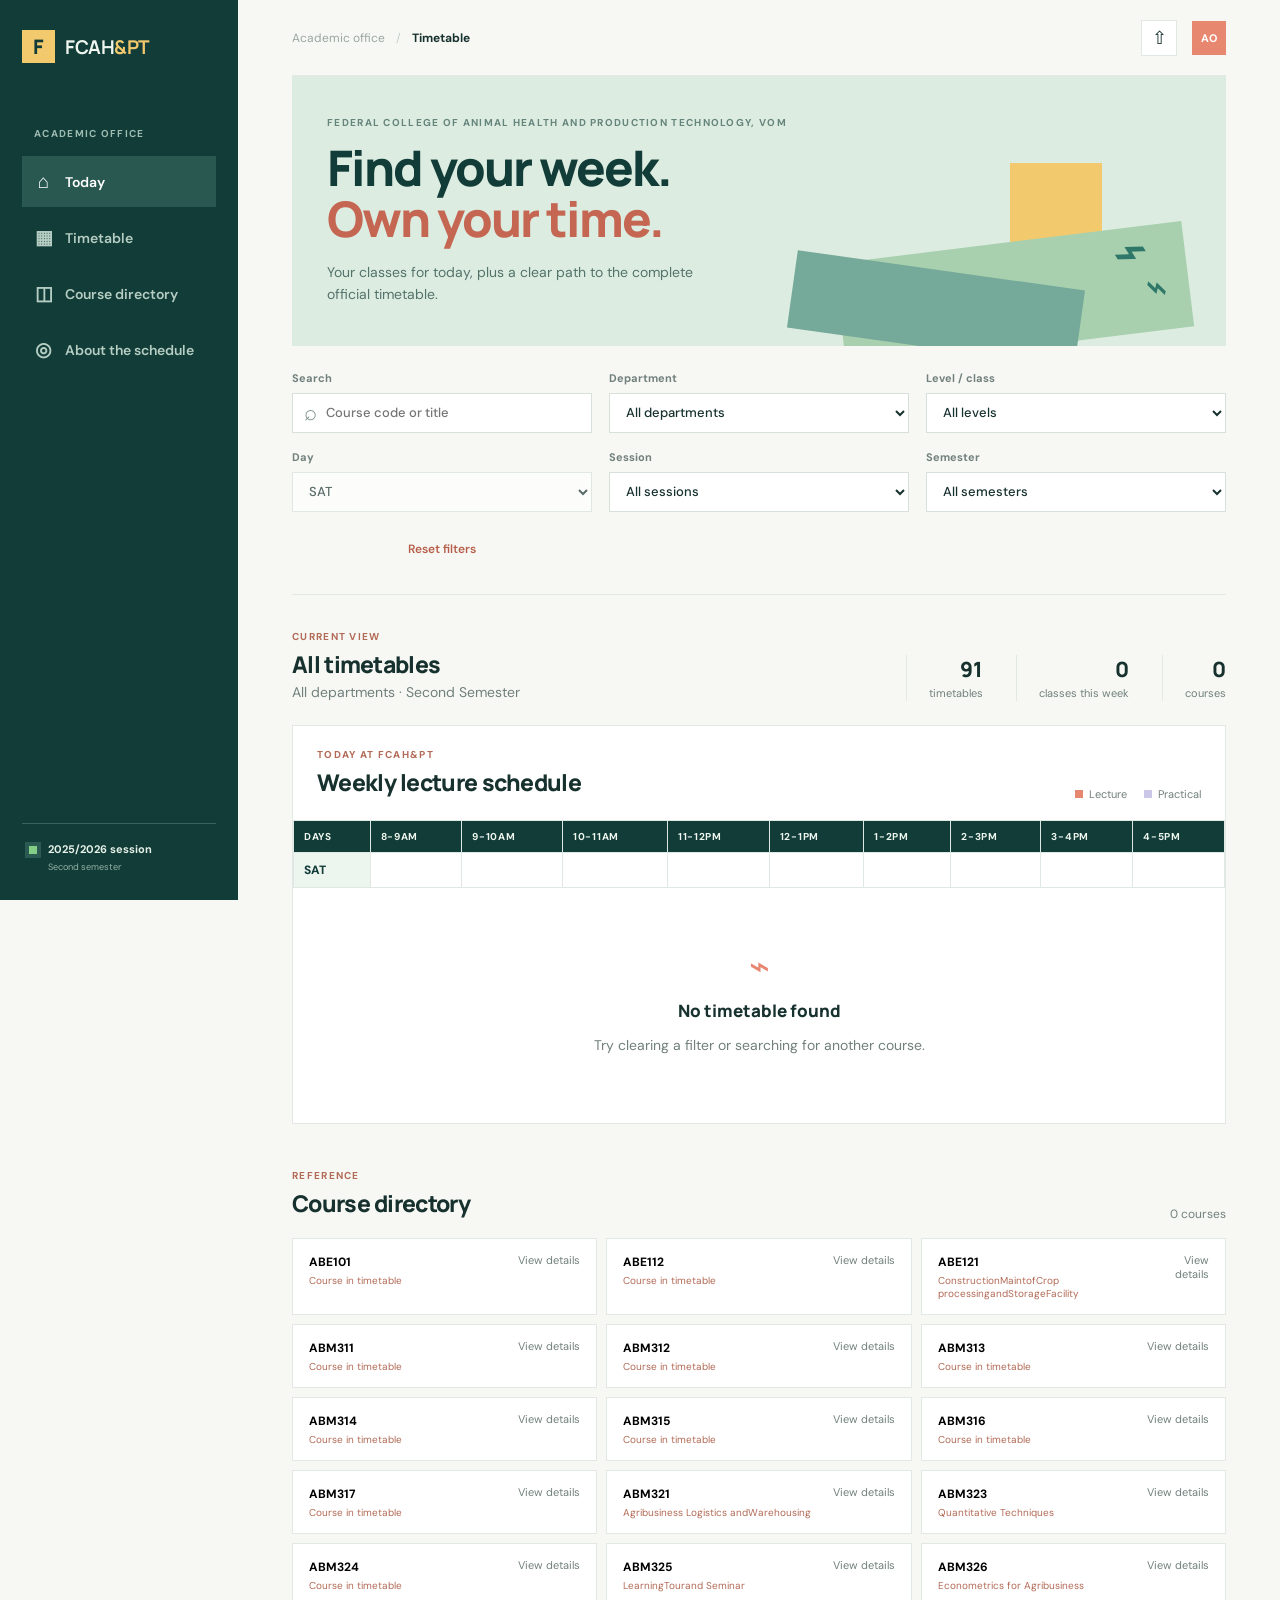
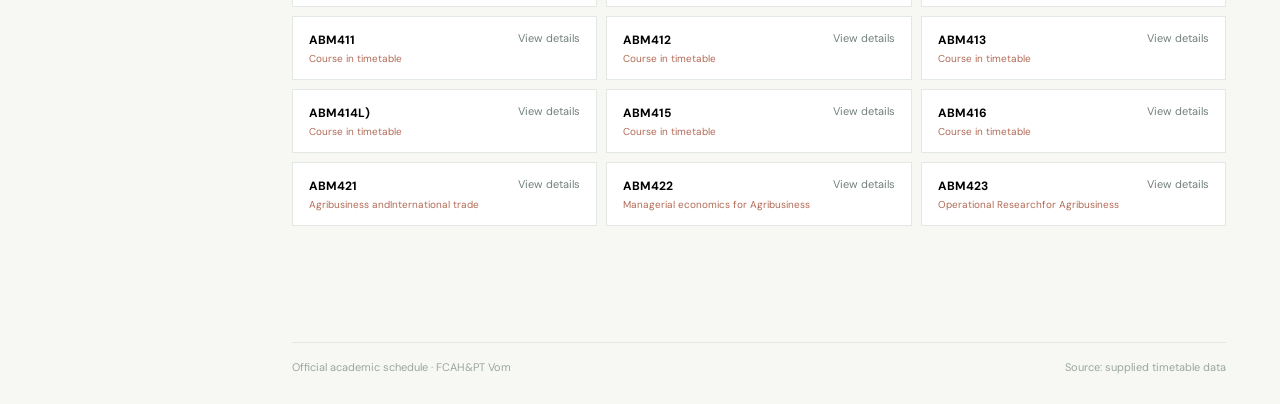
<file: index.html>
<!doctype html>
<html lang="en">
<head>
  <meta charset="utf-8">
  <meta name="viewport" content="width=device-width, initial-scale=1">
  <meta name="theme-color" content="#123c37">
  <link rel="manifest" href="manifest.webmanifest">
  <title>FCAH&PT | Academic Timetable</title>
  <link rel="preconnect" href="https://fonts.googleapis.com">
  <link rel="preconnect" href="https://fonts.gstatic.com" crossorigin>
  <link href="https://fonts.googleapis.com/css2?family=DM+Sans:wght@400;500;600;700&family=Manrope:wght@700;800&display=swap" rel="stylesheet">
  <link rel="stylesheet" href="styles.css">
</head>
<body>
  <div class="app-shell">
    <aside class="sidebar">
      <div class="brand-mark"><span>F</span><strong>FCAH<span>&PT</span></strong></div>
      <p class="sidebar-label">Academic office</p>
      <nav class="side-nav" aria-label="Main navigation">
        <a class="active" href="index.html"><span class="nav-icon">⌂</span> Today</a>
        <a href="timetable.html"><span class="nav-icon">▦</span> Timetable</a>
        <a href="courses.html"><span class="nav-icon">◫</span> Course directory</a>
        <a href="about.html"><span class="nav-icon">◎</span> About the schedule</a>
      </nav>
      <div class="sidebar-foot">
        <div class="status-dot"></div>
        <div><strong>2025/2026 session</strong><small>Second semester</small></div>
      </div>
    </aside>

    <main class="main-content">
      <header class="topbar">
        <div class="breadcrumb"><span>Academic office</span><b>/</b><strong>Timetable</strong></div>
        <div class="top-actions"><button class="icon-button" id="printButton" aria-label="Print timetable" title="Print timetable">⇧</button><div class="avatar">AO</div></div>
      </header>

      <section class="hero" id="about">
        <div>
          <p class="eyebrow">Federal College of Animal Health and Production Technology, Vom</p>
          <h1>Find your week.<br><em>Own your time.</em></h1>
          <p class="hero-copy">Your classes for today, plus a clear path to the complete official timetable.</p>
        </div>
        <div class="hero-art" aria-hidden="true"><div class="sun"></div><div class="hill hill-one"></div><div class="hill hill-two"></div><div class="leaf leaf-one">⌁</div><div class="leaf leaf-two">⌁</div></div>
      </section>

      <section class="toolbar" aria-label="Timetable filters">
        <div class="filter search-filter"><label for="search">Search</label><div class="search-wrap"><span>⌕</span><input id="search" type="search" placeholder="Course code or title"></div></div>
        <div class="filter"><label for="department">Department</label><select id="department"><option value="all">All departments</option></select></div>
        <div class="filter"><label for="level">Level / class</label><select id="level"><option value="all">All levels</option></select></div>
        <div class="filter"><label for="dayFilter">Day</label><select id="dayFilter"><option value="all">All days</option></select></div>
        <div class="filter"><label for="sessionFilter">Session</label><select id="sessionFilter"><option value="all">All sessions</option><option value="lecture">Lectures</option><option value="practical">Practicals</option></select></div>
        <div class="filter"><label for="semesterFilter">Semester</label><select id="semesterFilter"><option value="all">All semesters</option></select></div>
        <button class="reset-button" id="resetButton">Reset filters</button>
      </section>

      <section class="summary-row">
        <div><p class="section-kicker">Current view</p><h2 id="viewTitle">All timetables</h2><p id="viewSubtitle">Loading your schedule...</p></div>
        <div class="stats"><div><strong id="pageCount">0</strong><span>timetables</span></div><div><strong id="classCount">0</strong><span>classes this week</span></div><div><strong id="courseCount">0</strong><span>courses</span></div></div>
      </section>

      <section class="schedule-panel" id="schedule">
        <div class="panel-heading"><div><p class="section-kicker">Today at FCAH&PT</p><h2 id="scheduleHeading">Your classes today</h2></div><div class="legend"><span><i class="legend-dot"></i> Lecture</span><span><i class="legend-dot practical"></i> Practical</span></div></div>
        <div class="table-scroll"><div class="schedule-grid" id="scheduleGrid"></div></div>
        <div class="empty-state" id="emptyState" hidden><span>⌁</span><h3>No timetable found</h3><p>Try clearing a filter or searching for another course.</p></div>
      </section>

      <section class="courses-section" id="courses"><div class="section-heading"><div><p class="section-kicker">Reference</p><h2>Course directory</h2></div><span id="directoryCount">0 courses</span></div><div class="course-list" id="courseList"></div></section>
        <div class="pagination" id="pagination" aria-label="Today cards pagination"></div>
      <footer><span>Official academic schedule · FCAH&PT Vom</span><span id="updatedText">Source: supplied timetable data</span></footer>
    </main>
  </div>
  <div class="modal-backdrop" id="detailsModal" hidden>
    <section class="details-modal" role="dialog" aria-modal="true" aria-labelledby="detailsTitle">
      <button class="modal-close" id="closeDetails" aria-label="Close details">×</button>
      <p class="section-kicker">Class details</p>
      <h2 id="detailsTitle">Course details</h2>
      <p class="modal-course-title" id="detailsCourseTitle"></p>
      <div class="details-grid" id="detailsGrid"></div>
      <div class="details-note" id="detailsNote"></div>
    </section>
  </div>
  <script src="app.js"></script>
</body>
</html>
</file>
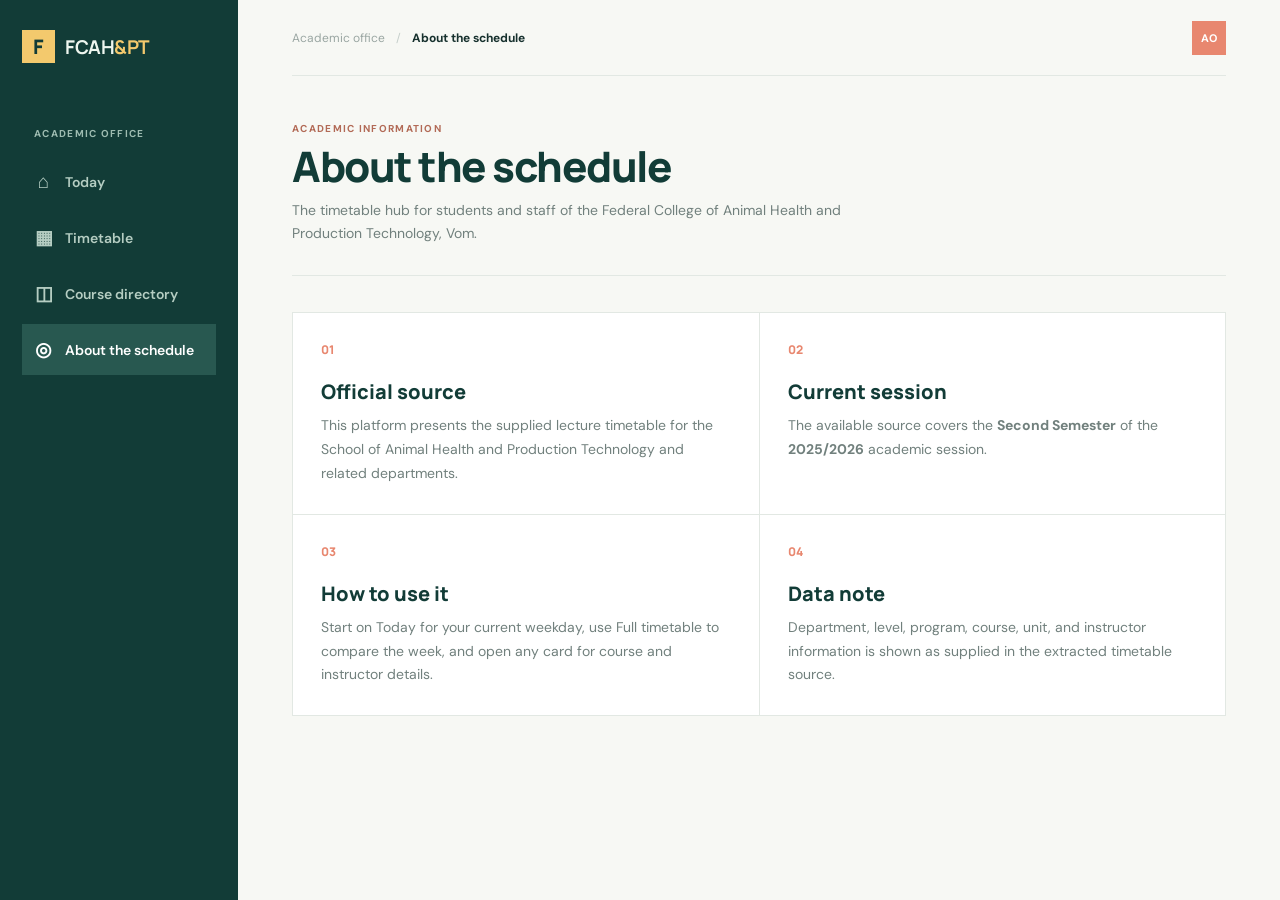
<file: about.html>
<script src="app.js?v=2" defer></script>
<!doctype html><html lang="en"><head><meta charset="utf-8"><meta name="viewport" content="width=device-width, initial-scale=1"><title>FCAH&PT | About the Schedule</title><link rel="stylesheet" href="styles.css"><link href="https://fonts.googleapis.com/css2?family=DM+Sans:wght@400;500;600;700&family=Manrope:wght@700;800&display=swap" rel="stylesheet"></head><body data-page="about"><div class="app-shell"><aside class="sidebar"><div class="brand-mark"><span>F</span><strong>FCAH<span>&PT</span></strong></div><p class="sidebar-label">Academic office</p><nav class="side-nav"><a href="index.html"><span class="nav-icon">⌂</span> Today</a><a href="timetable.html"><span class="nav-icon">▦</span> Timetable</a><a href="courses.html"><span class="nav-icon">◫</span> Course directory</a><a class="active" href="about.html"><span class="nav-icon">◎</span> About the schedule</a></nav></aside><main class="main-content"><header class="topbar"><div class="breadcrumb"><span>Academic office</span><b>/</b><strong>About the schedule</strong></div><div class="avatar">AO</div></header><section class="page-intro"><p class="section-kicker">Academic information</p><h1>About the schedule</h1><p>The timetable hub for students and staff of the Federal College of Animal Health and Production Technology, Vom.</p></section><section class="about-grid"><article><span class="about-number">01</span><h2>Official source</h2><p>This platform presents the supplied lecture timetable for the School of Animal Health and Production Technology and related departments.</p></article><article><span class="about-number">02</span><h2>Current session</h2><p>The available source covers the <strong>Second Semester</strong> of the <strong>2025/2026</strong> academic session.</p></article><article><span class="about-number">03</span><h2>How to use it</h2><p>Start on Today for your current weekday, use Full timetable to compare the week, and open any card for course and instructor details.</p></article><article><span class="about-number">04</span><h2>Data note</h2><p>Department, level, program, course, unit, and instructor information is shown as supplied in the extracted timetable source.</p></article></section></main></div></body></html>
</file>
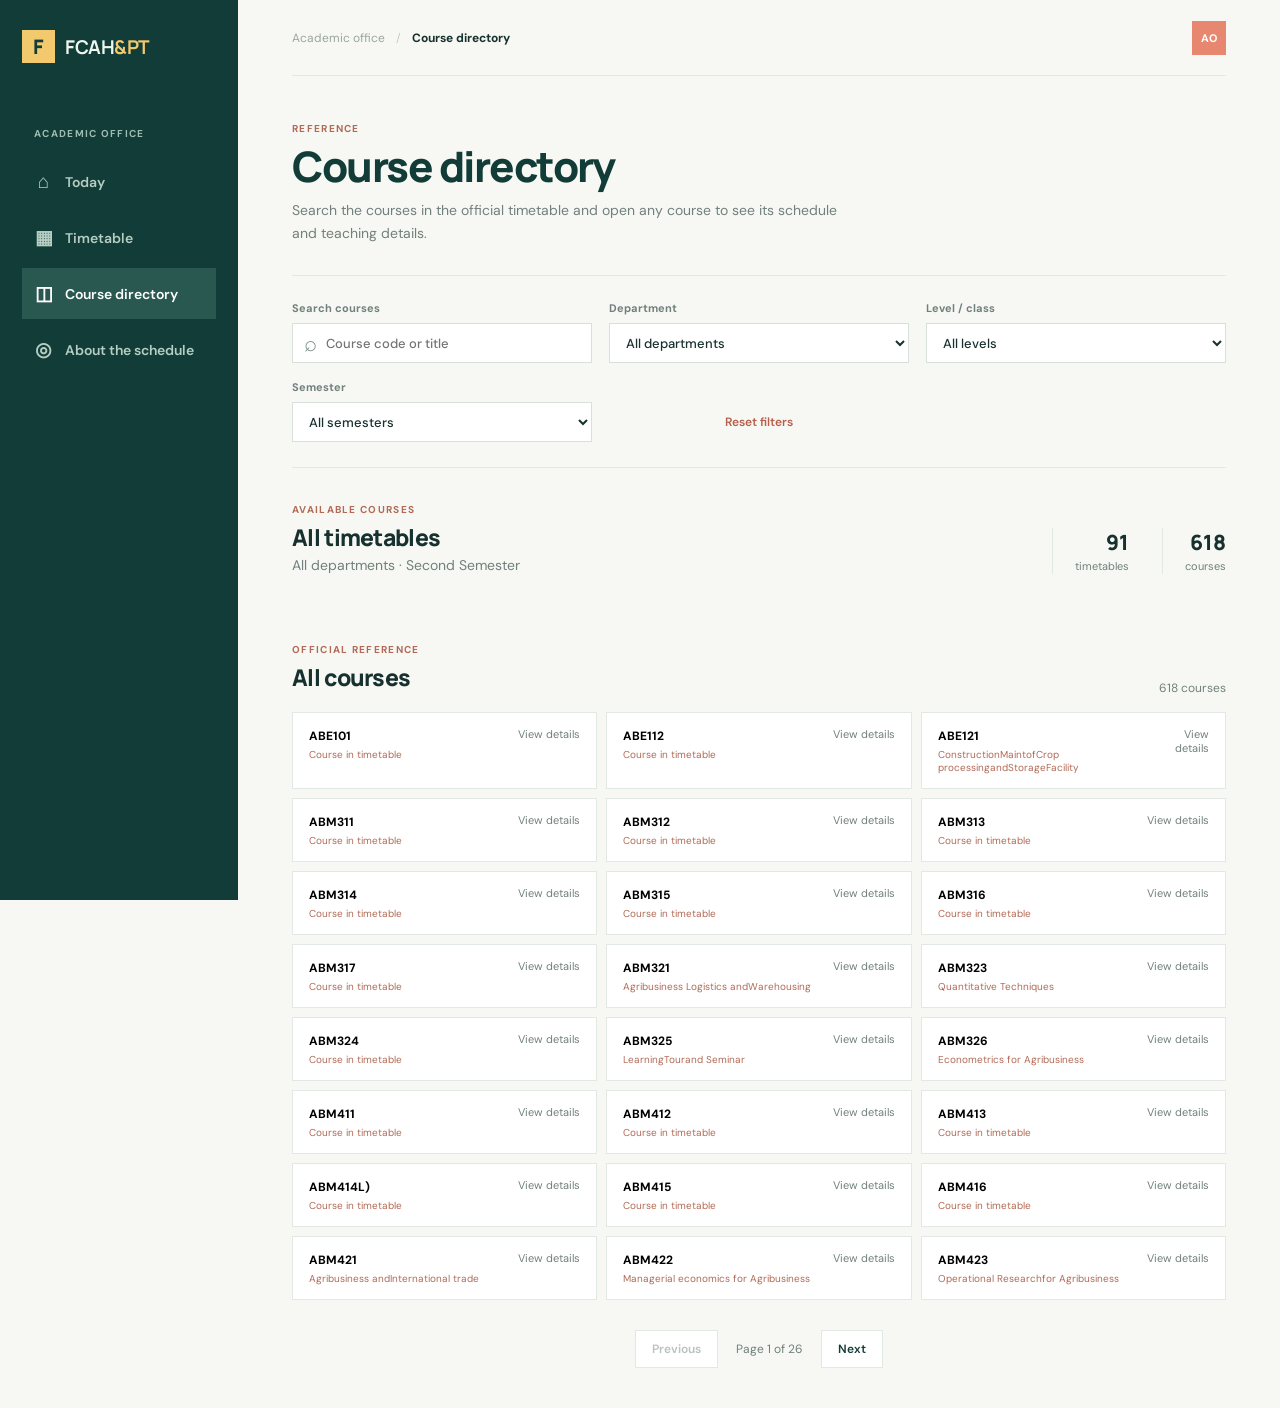
<file: courses.html>
<!doctype html><html lang="en"><head><meta charset="utf-8"><meta name="viewport" content="width=device-width, initial-scale=1"><title>FCAH&PT | Course Directory</title><link rel="stylesheet" href="styles.css"><link href="https://fonts.googleapis.com/css2?family=DM+Sans:wght@400;500;600;700&family=Manrope:wght@700;800&display=swap" rel="stylesheet"></head><body data-page="courses"><div class="app-shell"><aside class="sidebar"><div class="brand-mark"><span>F</span><strong>FCAH<span>&PT</span></strong></div><p class="sidebar-label">Academic office</p><nav class="side-nav"><a href="index.html"><span class="nav-icon">⌂</span> Today</a><a href="timetable.html"><span class="nav-icon">▦</span> Timetable</a><a class="active" href="courses.html"><span class="nav-icon">◫</span> Course directory</a><a href="about.html"><span class="nav-icon">◎</span> About the schedule</a></nav></aside><main class="main-content"><header class="topbar"><div class="breadcrumb"><span>Academic office</span><b>/</b><strong>Course directory</strong></div><div class="avatar">AO</div></header><section class="page-intro"><p class="section-kicker">Reference</p><h1>Course directory</h1><p>Search the courses in the official timetable and open any course to see its schedule and teaching details.</p></section><section class="toolbar"><div class="filter search-filter"><label for="search">Search courses</label><div class="search-wrap"><span>⌕</span><input id="search" type="search" placeholder="Course code or title"></div></div><div class="filter"><label for="department">Department</label><select id="department"><option value="all">All departments</option></select></div><div class="filter"><label for="level">Level / class</label><select id="level"><option value="all">All levels</option></select></div><div class="filter"><label for="semesterFilter">Semester</label><select id="semesterFilter"><option value="all">All semesters</option></select></div><button class="reset-button" id="resetButton">Reset filters</button></section><section class="summary-row"><div><p class="section-kicker">Available courses</p><h2 id="viewTitle">Course directory</h2><p id="viewSubtitle">Loading...</p></div><div class="stats"><div><strong id="pageCount">0</strong><span>timetables</span></div><div><strong id="courseCount">0</strong><span>courses</span></div></div></section><section class="courses-section"><div class="section-heading"><div><p class="section-kicker">Official reference</p><h2>All courses</h2></div><span id="directoryCount">0 courses</span></div><div class="course-list" id="courseList"></div></section><div class="modal-backdrop" id="detailsModal" hidden><section class="details-modal" role="dialog" aria-modal="true" aria-labelledby="detailsTitle"><button class="modal-close" id="closeDetails" aria-label="Close details">×</button><p class="section-kicker">Course details</p><h2 id="detailsTitle">Course details</h2><p class="modal-course-title" id="detailsCourseTitle"></p><div class="details-grid" id="detailsGrid"></div><div class="details-note" id="detailsNote"></div></section></div></main></div><script src="app.js"></script></body></html>
</file>
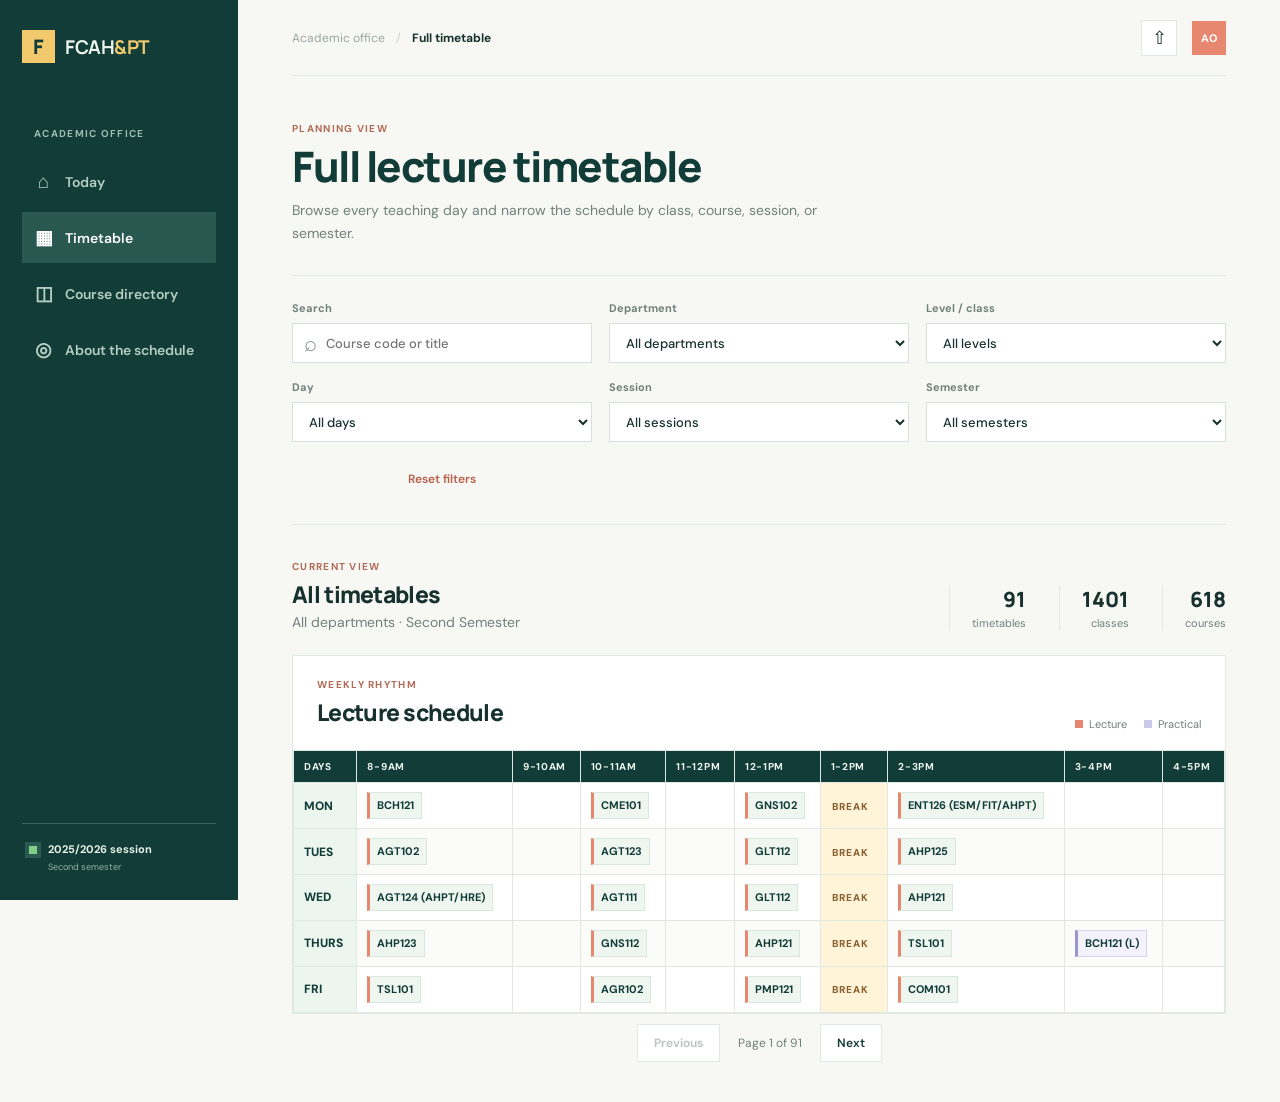
<file: timetable.html>
<!doctype html>
<html lang="en"><head><meta charset="utf-8"><meta name="viewport" content="width=device-width, initial-scale=1"><title>FCAH&PT | Full Timetable</title><link rel="stylesheet" href="styles.css"><link rel="preconnect" href="https://fonts.googleapis.com"><link href="https://fonts.googleapis.com/css2?family=DM+Sans:wght@400;500;600;700&family=Manrope:wght@700;800&display=swap" rel="stylesheet"></head>
<body data-page="timetable"><div class="app-shell"><aside class="sidebar"><div class="brand-mark"><span>F</span><strong>FCAH<span>&PT</span></strong></div><p class="sidebar-label">Academic office</p><nav class="side-nav"><a href="index.html"><span class="nav-icon">⌂</span> Today</a><a class="active" href="timetable.html"><span class="nav-icon">▦</span> Timetable</a><a href="courses.html"><span class="nav-icon">◫</span> Course directory</a><a href="about.html"><span class="nav-icon">◎</span> About the schedule</a></nav><div class="sidebar-foot"><div class="status-dot"></div><div><strong>2025/2026 session</strong><small>Second semester</small></div></div></aside><main class="main-content"><header class="topbar"><div class="breadcrumb"><span>Academic office</span><b>/</b><strong>Full timetable</strong></div><div class="top-actions"><button class="icon-button" id="printButton" aria-label="Print timetable">⇧</button><div class="avatar">AO</div></div></header><section class="page-intro"><p class="section-kicker">Planning view</p><h1>Full lecture timetable</h1><p>Browse every teaching day and narrow the schedule by class, course, session, or semester.</p></section><section class="toolbar"><div class="filter search-filter"><label for="search">Search</label><div class="search-wrap"><span>⌕</span><input id="search" type="search" placeholder="Course code or title"></div></div><div class="filter"><label for="department">Department</label><select id="department"><option value="all">All departments</option></select></div><div class="filter"><label for="level">Level / class</label><select id="level"><option value="all">All levels</option></select></div><div class="filter"><label for="dayFilter">Day</label><select id="dayFilter"><option value="all">All days</option></select></div><div class="filter"><label for="sessionFilter">Session</label><select id="sessionFilter"><option value="all">All sessions</option><option value="lecture">Lectures</option><option value="practical">Practicals</option></select></div><div class="filter"><label for="semesterFilter">Semester</label><select id="semesterFilter"><option value="all">All semesters</option></select></div><button class="reset-button" id="resetButton">Reset filters</button></section><section class="summary-row"><div><p class="section-kicker">Current view</p><h2 id="viewTitle">All timetables</h2><p id="viewSubtitle">Loading...</p></div><div class="stats"><div><strong id="pageCount">0</strong><span>timetables</span></div><div><strong id="classCount">0</strong><span>classes</span></div><div><strong id="courseCount">0</strong><span>courses</span></div></div></section><section class="schedule-panel" id="schedule"><div class="panel-heading"><div><p class="section-kicker">Weekly rhythm</p><h2 id="scheduleHeading">Lecture schedule</h2></div><div class="legend"><span><i class="legend-dot"></i> Lecture</span><span><i class="legend-dot practical"></i> Practical</span></div></div><div class="table-scroll"><div class="schedule-grid" id="scheduleGrid"></div></div><div class="empty-state" id="emptyState" hidden><span>⌁</span><h3>No timetable found</h3><p>Try clearing a filter.</p></div></section><div class="modal-backdrop" id="detailsModal" hidden><section class="details-modal" role="dialog" aria-modal="true" aria-labelledby="detailsTitle"><button class="modal-close" id="closeDetails" aria-label="Close details">×</button><p class="section-kicker">Class details</p><h2 id="detailsTitle">Course details</h2><p class="modal-course-title" id="detailsCourseTitle"></p><div class="details-grid" id="detailsGrid"></div><div class="details-note" id="detailsNote"></div></section></div></main></div><script src="app.js"></script></body></html>
</file>
<file: styles.css>
:root{--ink:#17312e;--muted:#71807d;--green:#123c37;--mint:#dcece1;--paper:#f7f8f4;--line:#e2e8e3;--coral:#e8876f;--yellow:#f3c96d;--lavender:#cbc7e8;--blue:#b6dce0}
*{box-sizing:border-box}html{scroll-behavior:smooth}body{margin:0;background:var(--paper);color:var(--ink);font:14px 'DM Sans',sans-serif}.app-shell{display:flex;min-height:100vh}.sidebar{width:238px;flex:0 0 238px;background:var(--green);color:#eef6ef;padding:30px 22px 24px;display:flex;flex-direction:column}.brand-mark{display:flex;align-items:center;gap:10px;font:800 19px Manrope,sans-serif;letter-spacing:-.5px}.brand-mark>span{display:grid;place-items:center;width:33px;height:33px;background:var(--yellow);color:var(--green);border-radius:10px;font-size:20px}.brand-mark strong span{color:var(--yellow)}.sidebar-label,.section-kicker,.eyebrow{font-size:10px;text-transform:uppercase;letter-spacing:1.3px;font-weight:700}.sidebar-label{color:#9ebcb1;margin:64px 12px 16px}.side-nav{display:grid;gap:5px}.side-nav a{color:#b5cdc2;text-decoration:none;padding:13px 12px;border-radius:9px;display:flex;gap:12px;align-items:center;font-weight:600}.side-nav a.active,.side-nav a:hover{background:#285850;color:#fff}.nav-icon{font-size:19px;width:19px;text-align:center}.sidebar-foot{margin-top:auto;border-top:1px solid #37645e;padding:18px 7px 3px;display:flex;gap:11px;align-items:flex-start;font-size:11px}.sidebar-foot strong{display:block;color:#e6f1e9}.sidebar-foot small{display:block;color:#91b0a5;margin-top:5px}.status-dot{width:8px;height:8px;background:#83cf87;border-radius:50%;margin-top:4px;box-shadow:0 0 0 4px #2a5a51}.main-content{width:100%;max-width:1500px;margin:0 auto;padding:0 54px 30px}.topbar{height:76px;display:flex;align-items:center;justify-content:space-between;border-bottom:1px solid var(--line)}.breadcrumb{display:flex;gap:11px;color:#9aa6a2;font-size:12px}.breadcrumb b{font-weight:400;color:#c5ceca}.breadcrumb strong{color:var(--ink)}.top-actions{display:flex;align-items:center;gap:15px}.icon-button{border:1px solid var(--line);background:#fff;border-radius:8px;width:36px;height:36px;font-size:18px;color:var(--ink);cursor:pointer}.avatar{background:var(--coral);width:34px;height:34px;border-radius:50%;display:grid;place-items:center;color:#fff;font-size:11px;font-weight:700}.hero{position:relative;min-height:220px;padding:40px 35px;background:var(--mint);overflow:hidden;border-radius:0 0 14px 14px}.eyebrow{color:#65847b;margin:0 0 13px}.hero h1{font:800 clamp(31px,4vw,49px)/1.05 Manrope,sans-serif;letter-spacing:-2px;margin:0;color:var(--green)}.hero h1 em{font-style:normal;color:#c46652}.hero-copy{color:#54736b;max-width:390px;line-height:1.6;margin:16px 0 0}.hero-art{position:absolute;right:4%;bottom:0;width:390px;height:190px}.sun{position:absolute;width:92px;height:92px;background:#f3c96d;border-radius:50%;right:87px;top:7px}.hill{position:absolute;border-radius:50% 50% 0 0/100% 100% 0 0;bottom:-2px}.hill-one{background:#a8d0ae;width:350px;height:106px;right:0;transform:rotate(-7deg)}.hill-two{background:#75a99a;width:290px;height:78px;right:108px;transform:rotate(8deg)}.leaf{position:absolute;color:#2e7769;font-size:58px;transform:rotate(-32deg);z-index:2}.leaf-one{right:42px;top:57px}.leaf-two{right:20px;top:104px;font-size:40px;transform:rotate(14deg)}.toolbar{display:flex;align-items:end;gap:17px;padding:25px 0;border-bottom:1px solid var(--line)}.filter{min-width:185px}.filter label{display:block;color:var(--muted);font-size:11px;font-weight:700;margin-bottom:8px}.filter select,.search-wrap{border:1px solid #d8e0db;background:#fff;height:40px;border-radius:7px;width:100%;color:var(--ink);padding:0 12px;font:500 13px 'DM Sans',sans-serif}.search-filter{width:245px}.search-wrap{display:flex;align-items:center;gap:7px;padding:0 11px}.search-wrap span{font-size:22px;color:#7e918b}.search-wrap input{border:0;outline:0;width:100%;font:inherit}.reset-button{margin-left:auto;border:0;background:transparent;color:#b65e4a;font:600 12px 'DM Sans';padding:12px 0;cursor:pointer}.summary-row{display:flex;justify-content:space-between;align-items:end;padding:35px 0 24px}.summary-row h2,.panel-heading h2,.section-heading h2{font:800 23px Manrope;margin:5px 0 3px;letter-spacing:-.7px}.section-kicker{color:#b26a56;margin:0}.summary-row p:not(.section-kicker){color:var(--muted);margin:0}.stats{display:flex;gap:33px;text-align:right}.stats div{border-left:1px solid var(--line);padding-left:22px}.stats strong{display:block;font:800 21px Manrope}.stats span{color:var(--muted);font-size:11px}.schedule-panel{background:#fff;border:1px solid var(--line);border-radius:10px;overflow:hidden}.panel-heading{padding:22px 24px 19px;display:flex;align-items:end;justify-content:space-between}.legend{display:flex;gap:17px;color:var(--muted);font-size:11px}.legend span{display:flex;gap:6px;align-items:center}.legend-dot{width:8px;height:8px;background:var(--coral);display:inline-block;border-radius:50%}.legend-dot.practical{background:var(--lavender)}.table-scroll{overflow-x:auto}.schedule-grid{display:grid;grid-template-columns:90px repeat(8,minmax(100px,1fr));min-width:880px;border-top:1px solid var(--line)}.grid-cell{min-height:79px;border-right:1px solid var(--line);border-bottom:1px solid var(--line);padding:10px}.grid-header{min-height:47px;background:#fbfcfa;color:var(--muted);font-size:10px;font-weight:700;text-transform:uppercase;letter-spacing:.6px}.day-cell{font-weight:700;color:var(--green);font-size:11px;display:flex;align-items:flex-start;padding-top:15px;background:#fbfcfa}.class-cell{background:#fff}.class-card{border-left:3px solid var(--coral);height:100%;min-height:56px;padding:8px;background:#fff5f1;border-radius:0 5px 5px 0;cursor:pointer;transition:transform .15s}.class-card:hover{transform:translateY(-2px)}.class-card.practical{border-color:#9a94cf;background:#f1effb}.class-code{font-weight:800;font-size:11px;color:var(--green);display:block}.class-name{color:#7a8580;font-size:10px;line-height:1.25;display:block;margin-top:4px}.empty-state{text-align:center;padding:55px 20px;color:var(--muted)}.empty-state span{font-size:35px;color:var(--coral)}.empty-state h3{color:var(--ink);margin:10px 0 4px;font:800 17px Manrope}.courses-section{padding:45px 0 20px}.section-heading{display:flex;justify-content:space-between;align-items:end;margin-bottom:16px}.section-heading>span{font-size:12px;color:var(--muted)}.course-list{display:grid;grid-template-columns:repeat(auto-fill,minmax(230px,1fr));gap:9px}.course-item{background:#fff;border:1px solid var(--line);padding:14px 16px;border-radius:8px;display:flex;justify-content:space-between;gap:10px}.course-item strong{font-size:12px}.course-item span{font-size:11px;color:var(--muted);text-align:right}.course-item small{display:block;color:#b26a56;margin-top:4px;font-size:10px}footer{border-top:1px solid var(--line);margin-top:38px;padding-top:17px;color:#9aa6a2;display:flex;justify-content:space-between;font-size:11px}
@media(max-width:900px){.sidebar{width:190px;flex-basis:190px}.main-content{padding:0 28px 25px}.hero-art{right:-80px;opacity:.65}.stats{gap:15px}.stats div{padding-left:12px}}@media(max-width:680px){.app-shell{display:block}.sidebar{width:100%;height:auto;padding:17px 18px;display:block}.sidebar-label,.side-nav a:not(.active),.sidebar-foot{display:none}.side-nav{position:absolute;right:17px;top:16px}.side-nav a.active{font-size:0;padding:8px}.side-nav a.active .nav-icon{font-size:20px}.main-content{padding:0 16px 22px}.topbar{height:57px}.hero{margin:0 -16px;border-radius:0;padding:30px 22px;min-height:280px}.hero-art{right:-125px;opacity:.75}.hero-copy{max-width:280px}.toolbar{display:grid;grid-template-columns:1fr 1fr;gap:13px}.search-filter{width:auto;grid-column:1/-1}.filter{min-width:0}.reset-button{margin:0;text-align:left}.summary-row{display:block;padding:27px 0 19px}.stats{margin-top:20px;text-align:left;justify-content:space-between}.stats div{border-left:0;padding-left:0}.stats strong{font-size:18px}.stats span{font-size:10px}.panel-heading{display:block;padding:19px}.legend{margin-top:15px}footer{display:block;line-height:1.8}.course-list{grid-template-columns:1fr}}
@media print{.sidebar,.topbar,.toolbar,.courses-section,footer,.legend{display:none}.main-content{padding:0}.hero{border-radius:0}.summary-row{padding-top:20px}.schedule-panel{border:1px solid #bbb}.table-scroll{overflow:visible}}
.main-content{flex:1;min-width:0;width:auto}.summary-row h2{max-width:620px;overflow-wrap:anywhere}
@media(max-width:900px){.summary-row{display:block}.stats{margin-top:20px;justify-content:flex-start;flex-wrap:wrap;text-align:left}}
.page-intro{padding:46px 0 30px;border-bottom:1px solid var(--line)}.page-intro h1{font:800 42px/1.1 Manrope;letter-spacing:-1.5px;color:var(--green);margin:8px 0 10px}.page-intro p:last-child{color:var(--muted);max-width:570px;line-height:1.65;margin:0}.about-grid{display:grid;grid-template-columns:repeat(2,1fr);gap:1px;background:var(--line);margin-top:36px;border:1px solid var(--line)}.about-grid article{background:#fff;padding:28px;min-height:190px}.about-number{font:800 12px Manrope;color:var(--coral)}.about-grid h2{font:800 20px Manrope;color:var(--green);margin:20px 0 9px}.about-grid p{color:var(--muted);line-height:1.7;margin:0;max-width:410px}.today-cards{display:grid;grid-template-columns:repeat(auto-fit,minmax(175px,1fr));gap:1px;background:var(--line);padding:1px;min-width:0}.today-cards .class-card{min-height:100px;height:auto;padding:15px;border:0;border-left:4px solid var(--coral);display:flex;flex-direction:column;justify-content:center}.today-cards .class-time{font-size:10px;color:var(--coral);font-weight:700;margin-bottom:9px}.today-cards .class-code{font-size:15px}.today-cards .class-name{font-size:11px;margin-top:5px}.today-cards .class-card.practical{border-left-color:#9a94cf}.today-cards .class-card.practical .class-time{color:#7770b0}
@media(max-width:680px){.page-intro{padding:30px 0 24px}.page-intro h1{font-size:32px}.about-grid{grid-template-columns:1fr;margin-top:25px}.about-grid article{min-height:0;padding:23px}.today-cards{grid-template-columns:1fr 1fr}.today-cards .class-card{min-height:95px;padding:12px}}
@media(max-width:680px){body.menu-open .topbar{z-index:25}}
.menu-close{display:none}
@media(max-width:680px){.sidebar{z-index:100}.menu-backdrop{z-index:90}.topbar{z-index:80}body.menu-open .topbar{z-index:80}.menu-close{display:block;margin-left:auto;margin-bottom:22px;border:1px solid #4a756c;background:transparent;color:#fff;width:35px;height:35px;font-size:24px;cursor:pointer}}
@media(max-width:680px){body.menu-open .sidebar{z-index:120 !important}body.menu-open .menu-close{position:relative;z-index:130}}
.toolbar{display:grid;grid-template-columns:repeat(3,minmax(0,1fr));align-items:end}.toolbar .filter{width:auto;min-width:0}.toolbar .reset-button{margin:0}
@media(max-width:900px){.toolbar{grid-template-columns:repeat(2,minmax(0,1fr))}}
@media(max-width:680px){.toolbar{grid-template-columns:1fr}.toolbar .search-filter{grid-column:auto}}
@media(max-width:900px){.toolbar{display:grid;grid-template-columns:1fr 1fr;gap:13px}.search-filter{width:auto;grid-column:1/-1}.filter{min-width:0}.reset-button{margin:0;text-align:left}}
.class-card,.course-item{font-family:inherit;text-align:left}.class-card{width:100%;border-top:0;border-right:0;border-bottom:0}.course-item{width:100%;cursor:pointer;transition:transform .15s,box-shadow .15s}.course-item:hover{transform:translateY(-2px);box-shadow:0 8px 18px rgba(23,49,46,.08)}.modal-backdrop{position:fixed;inset:0;background:rgba(12,39,35,.58);display:grid;place-items:center;padding:20px;z-index:10}.modal-backdrop[hidden]{display:none}.details-modal{position:relative;background:#fff;border-radius:14px;width:min(510px,100%);padding:32px;box-shadow:0 20px 60px rgba(10,34,30,.25)}.modal-close{position:absolute;right:17px;top:14px;border:0;background:transparent;color:var(--muted);font-size:27px;line-height:1;cursor:pointer}.details-modal h2{font:800 29px Manrope;margin:7px 0 4px;color:var(--green)}.modal-course-title{color:var(--muted);margin:0 0 23px;font-size:14px}.details-grid{display:grid;grid-template-columns:repeat(2,1fr);gap:1px;background:var(--line);border:1px solid var(--line);border-radius:8px;overflow:hidden}.details-grid div{background:#fbfcfa;padding:13px}.details-grid span{display:block;color:var(--muted);font-size:10px;text-transform:uppercase;letter-spacing:.7px;margin-bottom:5px}.details-grid strong{font-size:12px;line-height:1.35;overflow-wrap:anywhere}.details-note{margin-top:18px;background:var(--mint);border-radius:8px;padding:13px 15px;color:#54736b;font-size:12px;line-height:1.55}.details-note strong{color:var(--green)}
@media(max-width:480px){.details-modal{padding:28px 20px}.details-modal h2{font-size:24px}.details-grid{grid-template-columns:1fr 1fr}}
*{border-radius:0 !important}
.pagination{display:flex;justify-content:center;align-items:center;gap:18px;min-height:58px;color:var(--muted);font-size:12px}.page-button{border:1px solid var(--line);background:#fff;color:var(--green);padding:10px 16px;font:600 12px 'DM Sans';cursor:pointer}.page-button:disabled{color:#b8c2be;cursor:not-allowed}.menu-button,.menu-backdrop{display:none}
@media(min-width:681px){.sidebar{position:fixed;inset:0 auto 0 0;height:100vh;overflow-y:auto}.main-content{margin-left:238px}.sidebar+.main-content{min-height:100vh}}
@media(max-width:680px){body{padding-top:57px}.sidebar{position:fixed;top:0;left:0;bottom:0;width:min(300px,86vw);height:100vh;z-index:20;padding:25px 22px;transform:translateX(-105%);transition:transform .2s ease;box-shadow:15px 0 35px rgba(10,34,30,.16)}body.menu-open .sidebar{transform:translateX(0)}body.menu-open{overflow:hidden}.sidebar-label,.sidebar-foot{display:block}.sidebar-label{margin:45px 12px 16px}.side-nav a:not(.active){display:flex}.side-nav{position:static}.side-nav a.active{font-size:14px;padding:13px 12px}.side-nav a.active .nav-icon{font-size:19px}.main-content{padding-top:0}.topbar{position:fixed;z-index:15;top:0;left:0;right:0;height:57px;padding:0 16px;background:var(--paper);box-shadow:0 1px 0 var(--line)}.menu-button{display:block;border:1px solid var(--line);background:#fff;color:var(--green);width:35px;height:35px;font-size:18px;cursor:pointer}.breadcrumb{margin-left:10px}.topbar{justify-content:flex-start;gap:10px}.top-actions{margin-left:auto}.menu-backdrop{display:block;position:fixed;inset:0;background:rgba(12,39,35,.5);z-index:19}.menu-backdrop[hidden]{display:none}.pagination{min-height:52px}}
@media(max-width:680px){.toolbar{grid-template-columns:1fr !important}.toolbar .search-filter{grid-column:auto !important}}
@media(max-width:680px){.topbar{z-index:80}}
.table-scroll{overflow-x:auto}
#scheduleGrid{display:block;min-width:0;border-top:0}
.schedule-table{border-collapse:collapse;border:1px solid #cbd9d1;min-width:920px;width:100%;background:#fff}
.schedule-table th,.schedule-table td{border:1px solid #dfe8e2;padding:9px 10px;font-size:12px;white-space:nowrap;text-align:left;vertical-align:middle}
.schedule-table thead th{position:sticky;top:0;background:var(--green);color:#eef6ef;font-size:10px;text-transform:uppercase;letter-spacing:.7px}
.schedule-table tbody th{background:#edf5ef;color:var(--green);font-weight:800}
.schedule-table tbody tr:nth-child(even) td{background:#fbfcfa}
.schedule-table tbody tr:hover td{background:#f3f8f3}
.schedule-table tbody td.break-slot,.schedule-table tbody td.has-break{background:#fff3d8;color:#8a6030}
.schedule-table tbody tr:nth-child(even) td.break-slot,.schedule-table tbody tr:hover td.break-slot,.schedule-table tbody tr:nth-child(even) td.has-break,.schedule-table tbody tr:hover td.has-break{background:#fff3d8;color:#8a6030}
.schedule-table tbody td.break-slot{text-align:center}
.break-marker{display:inline-block;margin-right:6px;color:#8a6030;font:800 10px 'DM Sans',sans-serif;letter-spacing:1px}
.course-entry{display:inline-block;border:1px solid #d9e8dc;border-left:3px solid var(--coral);background:#eff6f0;color:var(--green);font:700 11px 'DM Sans',sans-serif;text-align:left;line-height:1.35;padding:5px 7px;cursor:pointer;transition:background .15s,border-color .15s}
.course-department{display:block;margin-top:3px;color:#71857c;font-size:9px;font-weight:600;white-space:normal}
.course-empty{grid-column:1/-1;margin:0;padding:24px;background:#fff;border:1px solid var(--line);color:var(--muted);text-align:center}
.course-entry:hover{background:#dcece1;border-color:#a9c7b1}
.course-entry:focus-visible{outline:2px solid #b26a56;outline-offset:2px}
.course-entry.practical{border-color:#d8d4ed;border-left-color:#9a94cf;background:#f3f1fa}
.course-entry.practical:hover{background:#e8e5f5}
@media(max-width:680px){.schedule-table th,.schedule-table td{padding:8px}}
</file>
